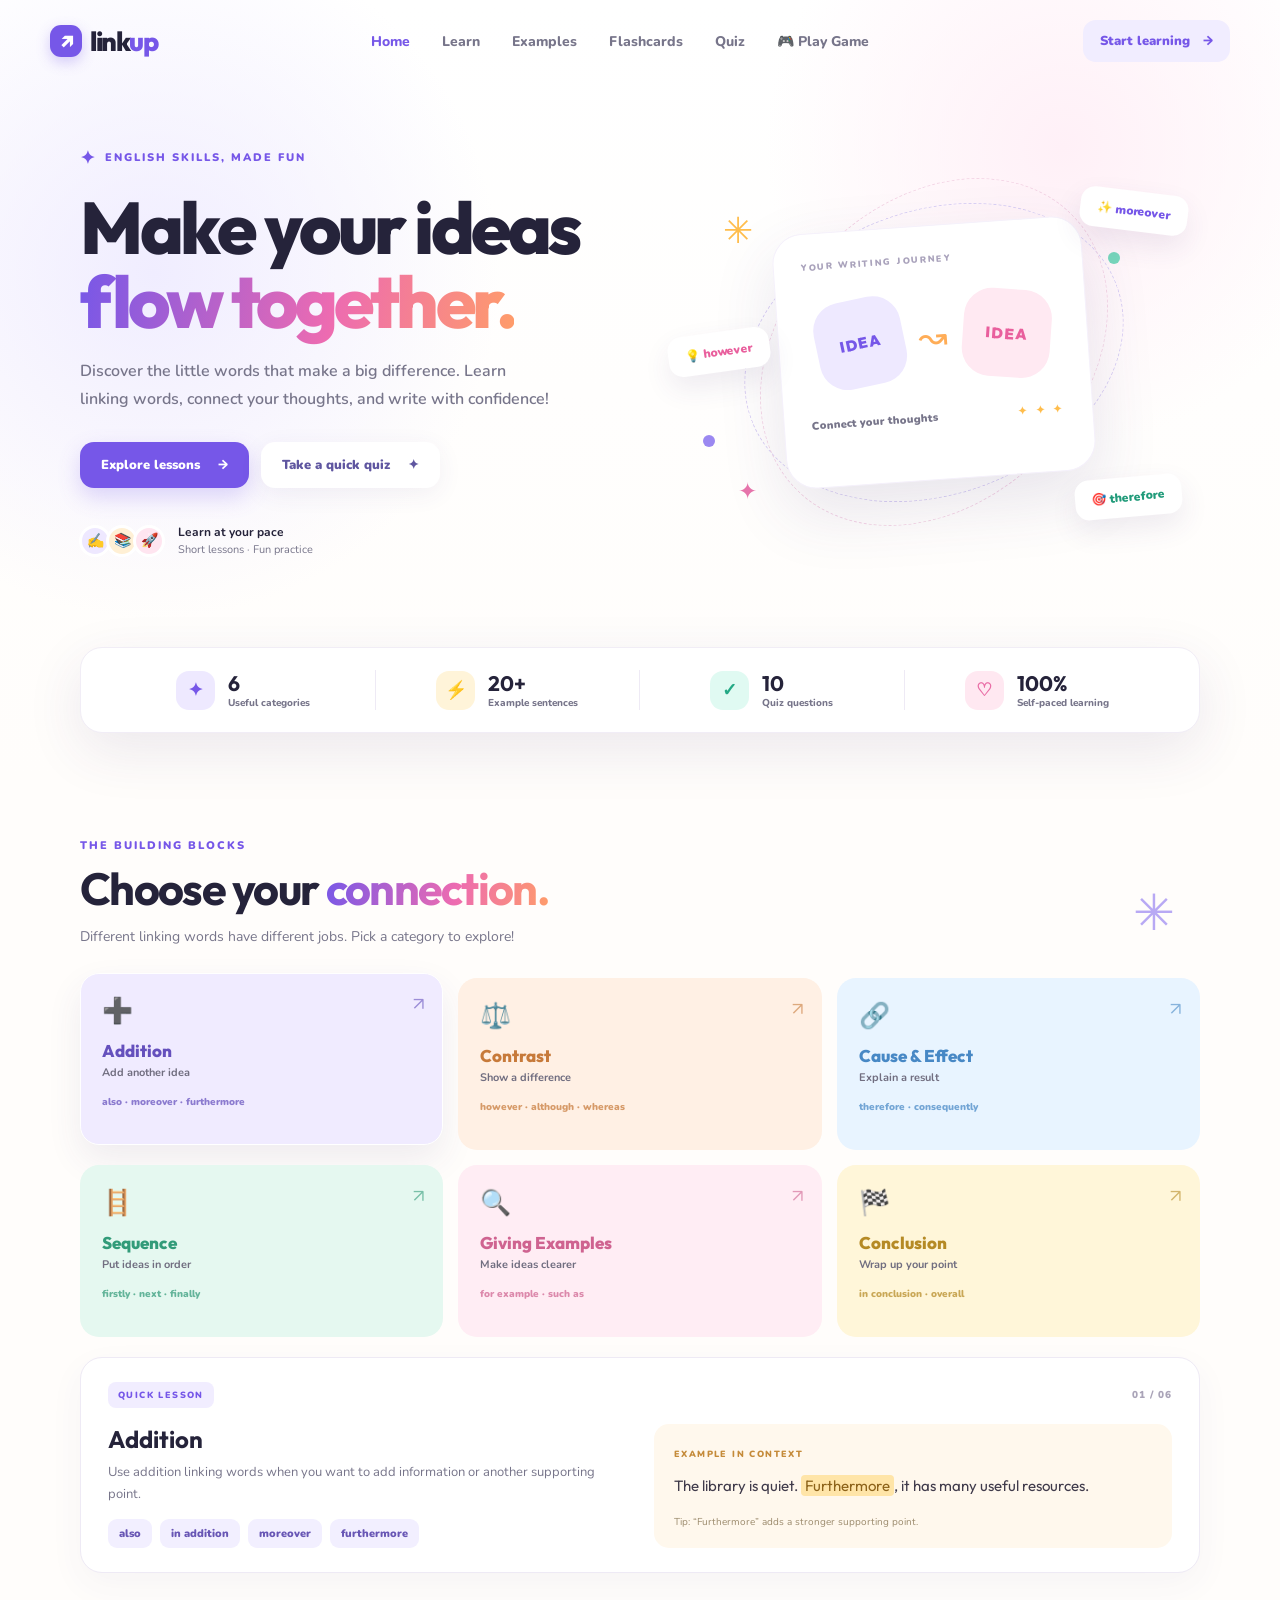
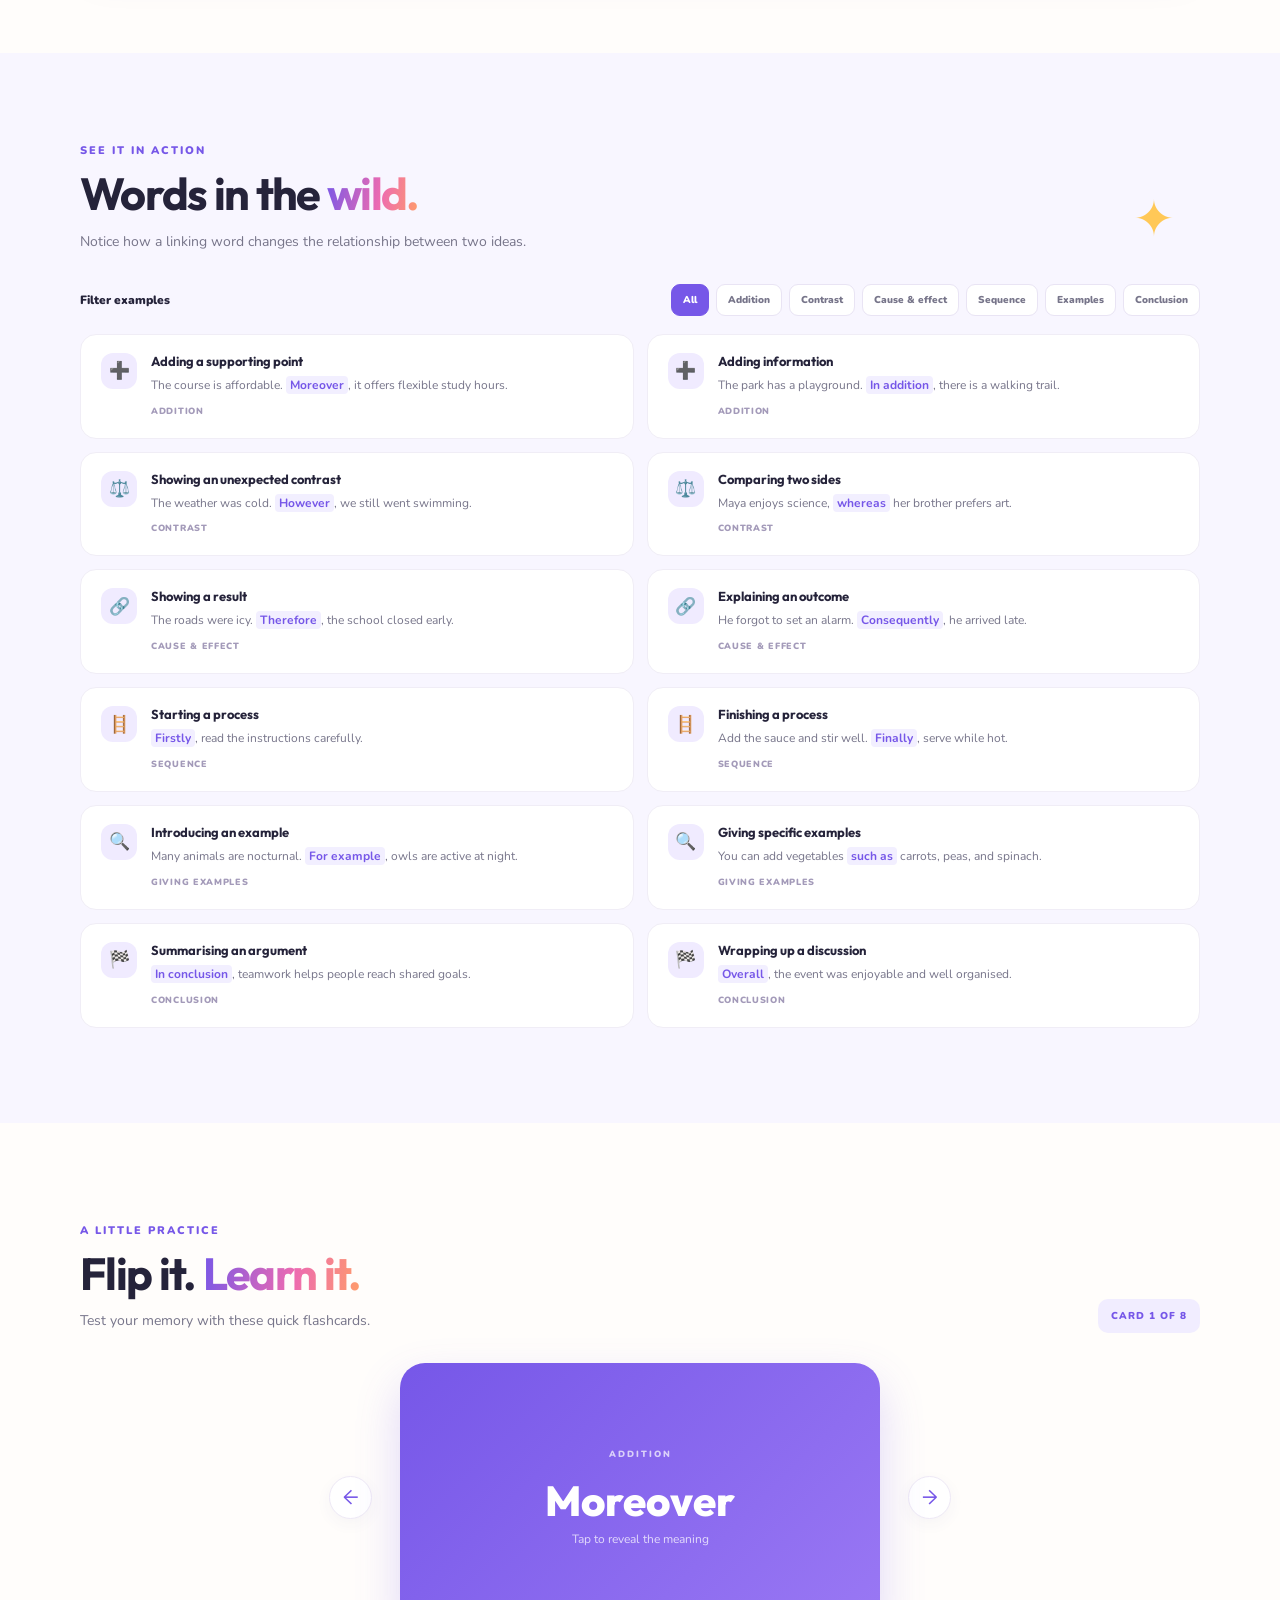
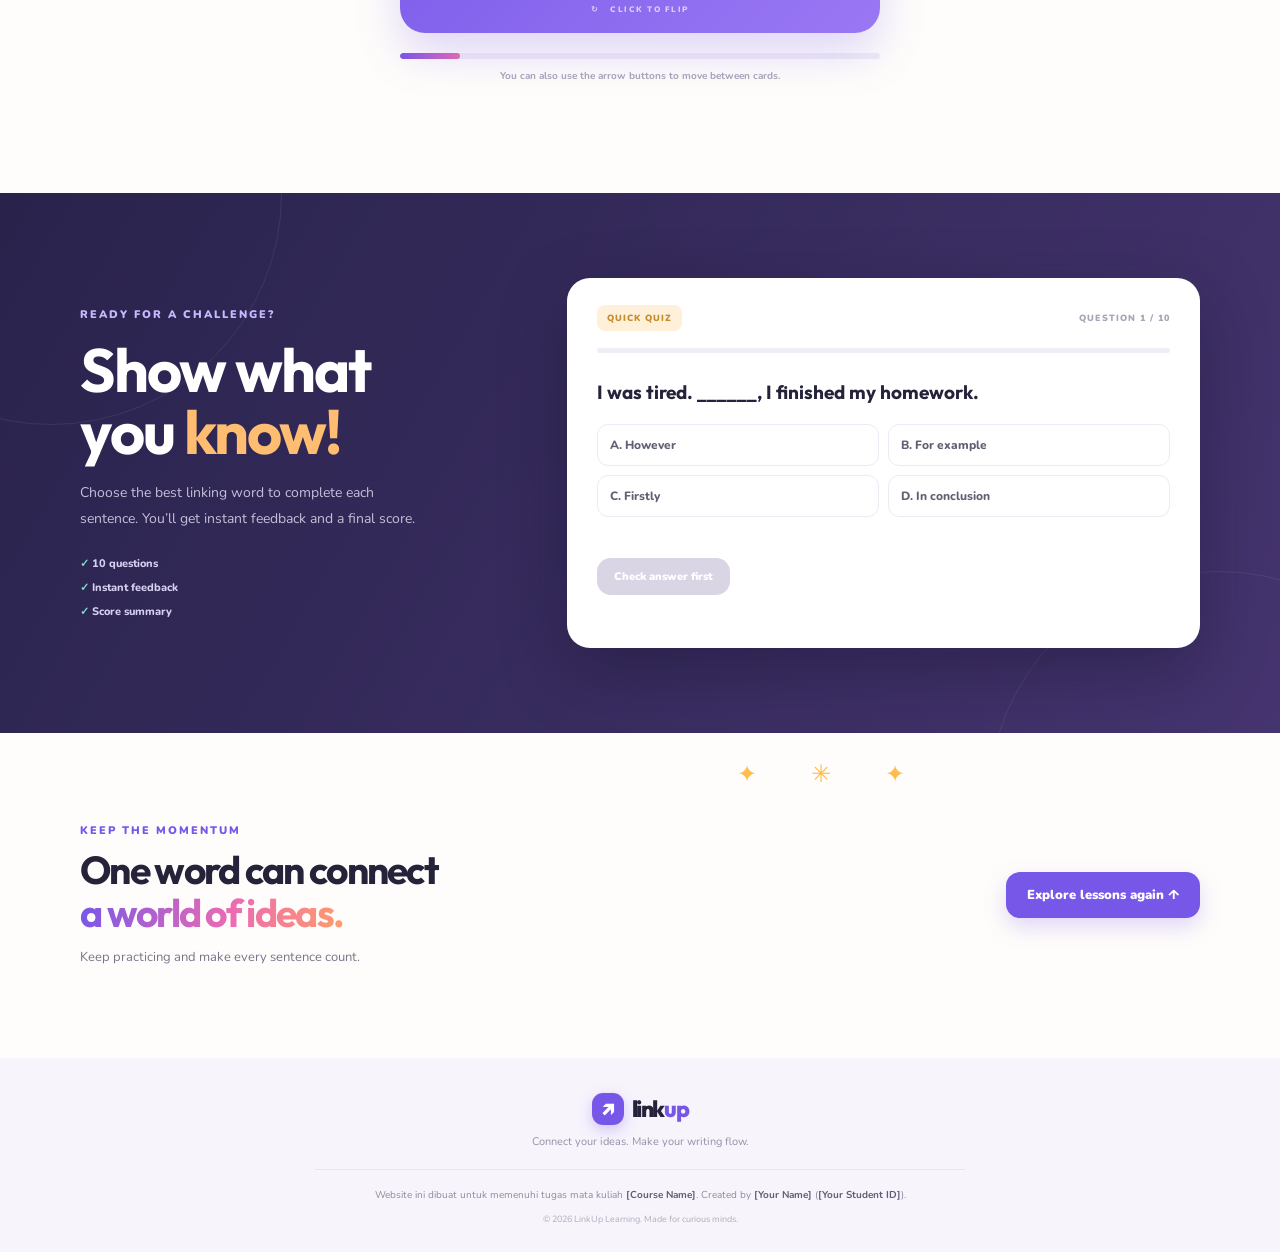
<file: LinkUp-Project/index.html>
<!DOCTYPE html>
<html lang="en">
<head>
  <meta charset="UTF-8">
  <meta name="viewport" content="width=device-width, initial-scale=1.0">
  <meta name="description" content="Learn linking and transition words with colorful lessons, flashcards, examples, and quizzes.">
  <title>LinkUp — Connect Your Ideas</title>
  <link rel="preconnect" href="https://fonts.googleapis.com">
  <link rel="preconnect" href="https://fonts.gstatic.com" crossorigin>
  <link href="https://fonts.googleapis.com/css2?family=Nunito:wght@400;600;700;800;900&family=Outfit:wght@400;500;600;700;800&display=swap" rel="stylesheet">
  <link rel="stylesheet" href="css/style.css">
  
</head>
<body>
  <div class="page-bg"></div>
  <header class="site-header">
    <a class="brand" href="#home" aria-label="LinkUp home">
      <span class="brand-mark">↗</span><span>link<span class="brand-accent">up</span></span>
    </a>
    <button class="menu-toggle" id="menuToggle" aria-label="Toggle navigation" aria-expanded="false">☰</button>
    <nav class="main-nav" id="mainNav">
      <a href="#home" class="nav-link active">Home</a>
      <a href="#learn" class="nav-link">Learn</a>
      <a href="#examples" class="nav-link">Examples</a>
      <a href="#cards" class="nav-link">Flashcards</a>
      <a href="#quiz" class="nav-link">Quiz</a>
      <a href="game.html" class="nav-link">🎮 Play Game</a>
    </nav>
    <a class="header-cta" href="#quiz">Start learning <span>→</span></a>
  </header>

  <main>
    <section class="hero section-wrap" id="home">
      <div class="hero-copy">
        <div class="eyebrow"><span class="sparkle">✦</span> ENGLISH SKILLS, MADE FUN</div>
        <h1>Make your ideas<br> <span class="gradient-text">flow together.</span></h1>
        <p class="hero-lead">Discover the little words that make a big difference. Learn linking words, connect your thoughts, and write with confidence!</p>
        <div class="hero-actions">
          <a class="btn btn-primary" href="#learn">Explore lessons <span>→</span></a>
          <a class="btn btn-soft" href="#quiz">Take a quick quiz <span>✦</span></a>
        </div>
        <div class="hero-proof"><div class="avatar-stack"><i>✍️</i><i>📚</i><i>🚀</i></div><span><strong>Learn at your pace</strong><br>Short lessons · Fun practice</span></div>
      </div>
      <div class="hero-art" aria-label="Decorative illustration about connecting ideas">
        <div class="orbit orbit-one"></div><div class="orbit orbit-two"></div>
        <div class="floating-note note-one">✨ moreover</div>
        <div class="floating-note note-two">💡 however</div>
        <div class="floating-note note-three">🎯 therefore</div>
        <div class="hero-card">
          <div class="mini-label">YOUR WRITING JOURNEY</div>
          <div class="connect-graphic"><span class="bubble bubble-a">IDEA</span><span class="connector">↝</span><span class="bubble bubble-b">IDEA</span></div>
          <div class="hero-card-bottom"><span>Connect your thoughts</span><span class="tiny-stars">✦ ✦ ✦</span></div>
        </div>
        <span class="art-star star-a">✳</span><span class="art-star star-b">✦</span><span class="art-dot dot-a"></span><span class="art-dot dot-b"></span>
      </div>
    </section>

    <section class="stats section-wrap" aria-label="What you can learn">
      <div class="stat-item"><span class="stat-icon purple">✦</span><div><strong>6</strong><small>Useful categories</small></div></div>
      <div class="stat-item"><span class="stat-icon yellow">⚡</span><div><strong>20+</strong><small>Example sentences</small></div></div>
      <div class="stat-item"><span class="stat-icon mint">✓</span><div><strong>10</strong><small>Quiz questions</small></div></div>
      <div class="stat-item"><span class="stat-icon pink">♡</span><div><strong>100%</strong><small>Self-paced learning</small></div></div>
    </section>

    <section class="section-wrap section-block" id="learn">
      <div class="section-heading">
        <div><div class="eyebrow">THE BUILDING BLOCKS</div><h2>Choose your <span class="gradient-text">connection.</span></h2><p>Different linking words have different jobs. Pick a category to explore!</p></div>
        <span class="heading-doodle">✳</span>
      </div>
      <div class="category-grid" id="categoryGrid">
        <button class="category-card cat-purple" data-category="addition"><span class="category-emoji">➕</span><span class="category-title">Addition</span><span class="category-desc">Add another idea</span><span class="category-words">also · moreover · furthermore</span><span class="card-arrow">↗</span></button>
        <button class="category-card cat-orange" data-category="contrast"><span class="category-emoji">⚖️</span><span class="category-title">Contrast</span><span class="category-desc">Show a difference</span><span class="category-words">however · although · whereas</span><span class="card-arrow">↗</span></button>
        <button class="category-card cat-blue" data-category="cause"><span class="category-emoji">🔗</span><span class="category-title">Cause & Effect</span><span class="category-desc">Explain a result</span><span class="category-words">therefore · consequently</span><span class="card-arrow">↗</span></button>
        <button class="category-card cat-green" data-category="sequence"><span class="category-emoji">🪜</span><span class="category-title">Sequence</span><span class="category-desc">Put ideas in order</span><span class="category-words">firstly · next · finally</span><span class="card-arrow">↗</span></button>
        <button class="category-card cat-pink" data-category="example"><span class="category-emoji">🔍</span><span class="category-title">Giving Examples</span><span class="category-desc">Make ideas clearer</span><span class="category-words">for example · such as</span><span class="card-arrow">↗</span></button>
        <button class="category-card cat-yellow" data-category="conclusion"><span class="category-emoji">🏁</span><span class="category-title">Conclusion</span><span class="category-desc">Wrap up your point</span><span class="category-words">in conclusion · overall</span><span class="card-arrow">↗</span></button>
      </div>
      <div class="lesson-panel" id="lessonPanel" aria-live="polite">
        <div class="lesson-panel-top"><span class="lesson-chip">QUICK LESSON</span><span class="lesson-number" id="lessonNumber">01 / 06</span></div>
        <div class="lesson-content"><div><h3 id="lessonTitle">Addition</h3><p id="lessonDescription">Use addition linking words when you want to add information or another supporting point.</p><div class="word-pills" id="lessonWords"></div></div><div class="lesson-example"><span class="example-label">EXAMPLE IN CONTEXT</span><p id="lessonExample">The library is quiet. <mark>Furthermore</mark>, it has many useful resources.</p><small id="lessonTip">Tip: “Furthermore” adds a stronger supporting point.</small></div></div>
      </div>
    </section>

    <section class="examples-section" id="examples">
      <div class="section-wrap section-block">
        <div class="section-heading">
          <div><div class="eyebrow">SEE IT IN ACTION</div><h2>Words in the <span class="gradient-text">wild.</span></h2><p>Notice how a linking word changes the relationship between two ideas.</p></div>
          <span class="heading-doodle yellow-doodle">✦</span>
        </div>
        <div class="example-toolbar"><div class="filter-label">Filter examples</div><div class="filter-buttons" id="exampleFilters"><button class="filter-btn selected" data-filter="all">All</button><button class="filter-btn" data-filter="addition">Addition</button><button class="filter-btn" data-filter="contrast">Contrast</button><button class="filter-btn" data-filter="cause">Cause & effect</button><button class="filter-btn" data-filter="sequence">Sequence</button><button class="filter-btn" data-filter="example">Examples</button><button class="filter-btn" data-filter="conclusion">Conclusion</button></div></div>
        <div class="example-list" id="exampleList"></div>
      </div>
    </section>

    <section class="section-wrap section-block flash-section" id="cards">
      <div class="section-heading">
        <div><div class="eyebrow">A LITTLE PRACTICE</div><h2>Flip it. <span class="gradient-text">Learn it.</span></h2><p>Test your memory with these quick flashcards.</p></div>
        <div class="flash-counter" id="flashCounter">CARD 1 OF 8</div>
      </div>
      <div class="flashcard-area">
        <button class="round-arrow" id="prevCard" aria-label="Previous flashcard">←</button>
        <button class="flashcard" id="flashcard" aria-label="Flip flashcard">
          <span class="flash-topline" id="flashCategory">ADDITION</span>
          <span class="flash-word" id="flashWord">Moreover</span>
          <span class="flash-hint" id="flashHint">Tap to reveal the meaning</span>
          <span class="flash-meaning" id="flashMeaning">In addition; used to add information.</span>
          <span class="flip-indicator">↻ &nbsp; CLICK TO FLIP</span>
        </button>
        <button class="round-arrow" id="nextCard" aria-label="Next flashcard">→</button>
      </div>
      <div class="flash-progress"><span id="flashProgress"></span></div>
      <p class="flash-instruction">You can also use the arrow buttons to move between cards.</p>
    </section>

    <section class="quiz-section" id="quiz">
      <div class="section-wrap quiz-layout">
        <div class="quiz-copy"><div class="eyebrow light-eyebrow">READY FOR A CHALLENGE?</div><h2>Show what<br>you <span>know!</span></h2><p>Choose the best linking word to complete each sentence. You’ll get instant feedback and a final score.</p><div class="quiz-perks"><span>✓ 10 questions</span><span>✓ Instant feedback</span><span>✓ Score summary</span></div></div>
        <div class="quiz-box" id="quizBox">
          <div class="quiz-top"><span class="quiz-tag">QUICK QUIZ</span><span id="quizProgressText">QUESTION 1 / 10</span></div>
          <div class="quiz-progress"><span id="quizProgressBar"></span></div>
          <div id="quizQuestionArea">
            <h3 id="questionText">I was tired. ______, I finished my homework.</h3>
            <div class="answer-options" id="answerOptions"></div>
            <div class="quiz-feedback" id="quizFeedback" aria-live="polite"></div>
            <button class="btn btn-primary quiz-next" id="nextQuestion" disabled>Check answer first</button>
          </div>
          <div class="quiz-result hidden" id="quizResult"><div class="result-emoji" id="resultEmoji">🎉</div><h3 id="resultTitle">Great work!</h3><p id="resultText">You completed the quiz.</p><div class="score-circle"><strong id="finalScore">0/10</strong><small>YOUR SCORE</small></div><button class="btn btn-primary" id="restartQuiz">Try again ↻</button></div>
        </div>
      </div>
    </section>

    <section class="section-wrap final-cta">
      <div class="cta-confetti">✦　✳　✦</div><div><div class="eyebrow">KEEP THE MOMENTUM</div><h2>One word can connect<br><span class="gradient-text">a world of ideas.</span></h2><p>Keep practicing and make every sentence count.</p></div><a class="btn btn-primary" href="#learn">Explore lessons again ↑</a>
    </section>
  </main>

  <footer class="site-footer">
    <a class="brand footer-brand" href="#home"><span class="brand-mark">↗</span><span>link<span class="brand-accent">up</span></span></a>
    <p>Connect your ideas. Make your writing flow.</p>
    <div class="footer-line"></div>
    <small>Website ini dibuat untuk memenuhi tugas mata kuliah <strong>[Course Name]</strong>. Created by <strong>[Your Name]</strong> (<strong>[Your Student ID]</strong>).</small>
    <small class="copyright">© 2026 LinkUp Learning. Made for curious minds.</small>
  </footer>
  <script src="js/app.js"></script>
</body>
</html>

<!-- buatkan dihalaman berbeda aja jangan disamakan didashboard jadi halaman khusus untuk game -->
</file>
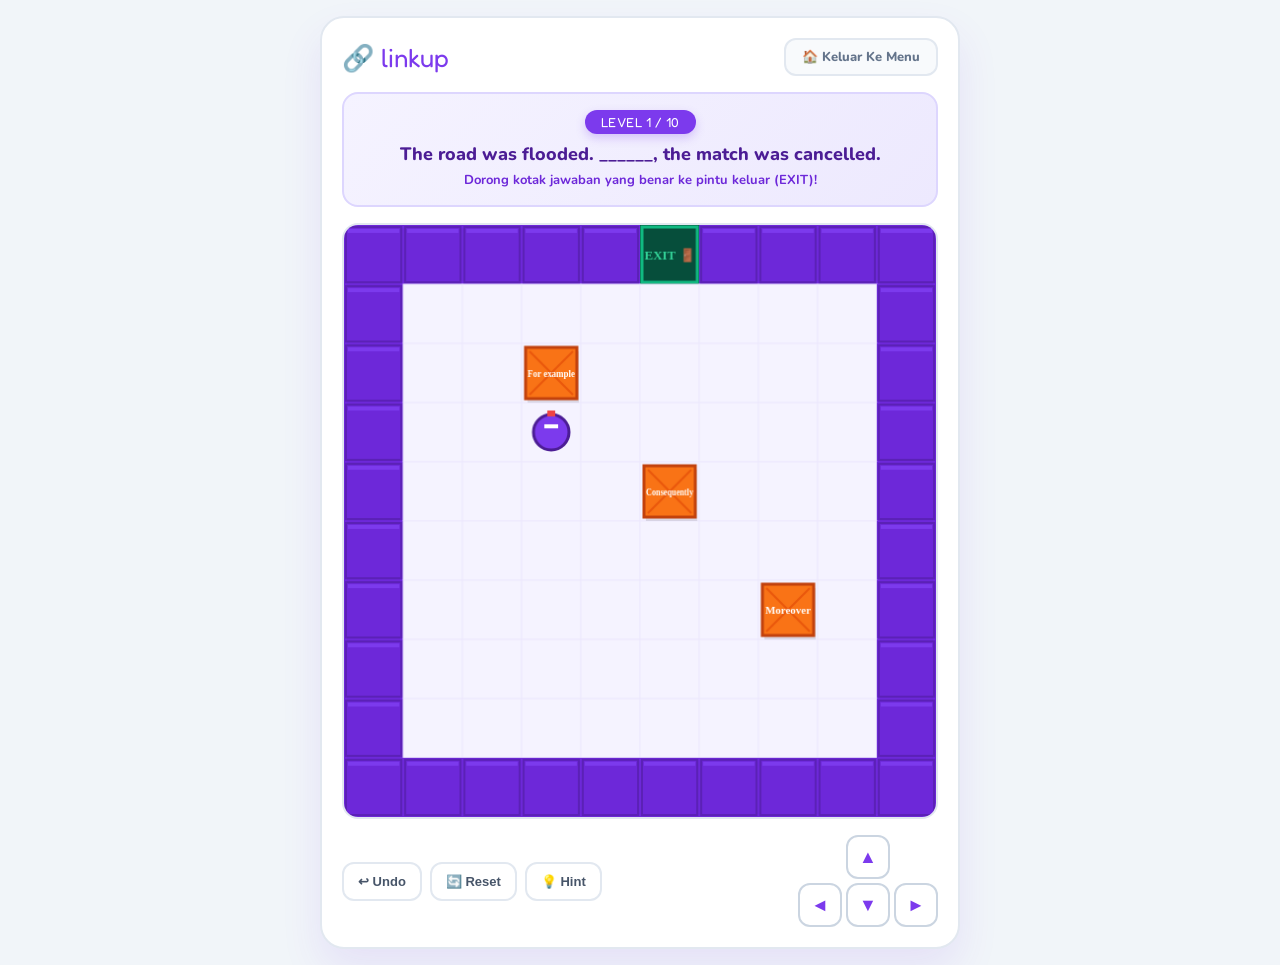
<file: LinkUp-Project/game.html>
<!DOCTYPE html>
<html lang="id">
<head>
  <meta charset="UTF-8">
  <meta name="viewport" content="width=device-width, initial-scale=1.0">
  <title>LinkUp - Sokoban Grammar Game</title>
  <link href="https://fonts.googleapis.com/css2?family=Fredoka+One&family=Nunito:wght@600;700;800;900&display=swap" rel="stylesheet">
  <style>
    * {
      box-sizing: border-box;
      margin: 0;
      padding: 0;
      user-select: none;
    }

    body {
      background: #f1f5f9;
      color: #1e293b;
      font-family: 'Nunito', sans-serif;
      display: flex;
      justify-content: center;
      align-items: center;
      min-height: 100vh;
      padding: 16px;
    }

    #game-container {
      width: 100%;
      max-width: 640px;
      background: #ffffff;
      border: 2px solid #e2e8f0;
      border-radius: 24px;
      padding: 20px;
      box-shadow: 0 20px 40px rgba(124, 58, 237, 0.1);
      display: flex;
      flex-direction: column;
      gap: 16px;
      position: relative;
    }

    /* Top Navigasi LinkUp */
    #top-nav {
      display: flex;
      justify-content: space-between;
      align-items: center;
    }

    .brand-title {
      font-family: 'Fredoka One', cursive;
      font-size: 26px;
      color: #7c3aed;
      display: flex;
      align-items: center;
      gap: 6px;
    }

    .btn-nav-exit {
      background: #f8fafc;
      color: #64748b;
      border: 2px solid #e2e8f0;
      padding: 8px 16px;
      border-radius: 12px;
      font-weight: 800;
      font-size: 13px;
      cursor: pointer;
      text-decoration: none;
      transition: all 0.2s ease;
    }

    .btn-nav-exit:hover {
      background: #ef4444;
      color: #ffffff;
      border-color: #ef4444;
    }

    /* Header Soal */
    #question-card {
      background: linear-gradient(135deg, #f5f3ff 0%, #ede9fe 100%);
      border: 2px solid #ddd6fe;
      border-radius: 16px;
      padding: 16px;
      text-align: center;
    }

    #level-badge {
      display: inline-block;
      background: #7c3aed;
      color: #ffffff;
      font-family: 'Fredoka One', cursive;
      font-size: 13px;
      padding: 4px 16px;
      border-radius: 20px;
      margin-bottom: 8px;
      letter-spacing: 0.5px;
      box-shadow: 0 4px 10px rgba(124, 58, 237, 0.25);
    }

    #question-text {
      font-size: 18px;
      font-weight: 800;
      color: #4c1d95;
      margin-bottom: 4px;
      line-height: 1.4;
    }

    #instruction-sub {
      font-size: 13px;
      color: #6d28d9;
      font-weight: 700;
    }

    /* Arena Canvas */
    #canvas-wrapper {
      width: 100%;
      display: flex;
      justify-content: center;
      align-items: center;
      background: #f8fafc;
      border-radius: 16px;
      border: 2px solid #e2e8f0;
      overflow: hidden;
      box-shadow: inset 0 2px 8px rgba(0,0,0,0.04);
    }

    canvas {
      max-width: 100%;
      height: auto;
      display: block;
    }

    /* Panel Kontrol */
    #controls-panel {
      display: flex;
      justify-content: space-between;
      align-items: center;
      gap: 12px;
    }

    #hud-buttons {
      display: flex;
      gap: 8px;
    }

    .btn-action {
      background: #ffffff;
      color: #475569;
      border: 2px solid #e2e8f0;
      padding: 10px 14px;
      border-radius: 12px;
      font-weight: 800;
      font-size: 13px;
      cursor: pointer;
      transition: all 0.2s ease;
    }

    .btn-action:hover {
      background: #7c3aed;
      color: #ffffff;
      border-color: #7c3aed;
    }

    .btn-action:active {
      transform: scale(0.95);
    }

    /* Mobile D-Pad */
    #dpad {
      display: flex;
      flex-direction: column;
      align-items: center;
      gap: 4px;
    }

    .dpad-row {
      display: flex;
      gap: 4px;
    }

    .dbtn {
      width: 44px;
      height: 44px;
      background: #ffffff;
      border: 2px solid #cbd5e1;
      border-radius: 12px;
      color: #7c3aed;
      font-size: 18px;
      font-weight: 900;
      cursor: pointer;
      display: flex;
      justify-content: center;
      align-items: center;
      transition: all 0.1s ease;
    }

    .dbtn:active {
      background: #7c3aed;
      color: #ffffff;
      border-color: #7c3aed;
    }

    /* === CUSTOM MODAL POPUP (Keren & Interaktif) === */
    .modal-overlay {
      position: fixed;
      top: 0;
      left: 0;
      width: 100vw;
      height: 100vh;
      background: rgba(15, 23, 42, 0.6);
      backdrop-filter: blur(4px);
      display: flex;
      justify-content: center;
      align-items: center;
      z-index: 999;
      opacity: 0;
      pointer-events: none;
      transition: opacity 0.25s ease;
    }

    .modal-overlay.active {
      opacity: 1;
      pointer-events: auto;
    }

    .modal-card {
      background: #ffffff;
      width: 90%;
      max-width: 400px;
      border-radius: 24px;
      padding: 28px 24px;
      text-align: center;
      box-shadow: 0 25px 50px -12px rgba(124, 58, 237, 0.25);
      border: 2px solid #ddd6fe;
      transform: scale(0.85);
      transition: transform 0.25s cubic-bezier(0.34, 1.56, 0.64, 1);
    }

    .modal-overlay.active .modal-card {
      transform: scale(1);
    }

    .modal-icon {
      font-size: 52px;
      margin-bottom: 12px;
      display: inline-block;
      animation: bounceIcon 1s infinite alternate ease-in-out;
    }

    @keyframes bounceIcon {
      from { transform: translateY(0); }
      to { transform: translateY(-8px); }
    }

    .modal-title {
      font-family: 'Fredoka One', cursive;
      font-size: 22px;
      color: #4c1d95;
      margin-bottom: 8px;
    }

    .modal-desc {
      font-size: 15px;
      color: #64748b;
      font-weight: 700;
      margin-bottom: 20px;
      line-height: 1.5;
    }

    .btn-modal-primary {
      width: 100%;
      background: #7c3aed;
      color: #ffffff;
      border: none;
      padding: 14px;
      border-radius: 14px;
      font-family: 'Fredoka One', cursive;
      font-size: 16px;
      cursor: pointer;
      box-shadow: 0 8px 16px rgba(124, 58, 237, 0.3);
      transition: all 0.2s ease;
    }

    .btn-modal-primary:hover {
      background: #6d28d9;
      transform: translateY(-2px);
    }

    .btn-modal-primary:active {
      transform: translateY(0);
    }
  </style>
</head>
<body>

  <div id="game-container">
    <!-- Top Nav bar -->
    <div id="top-nav">
      <div class="brand-title">🔗 linkup</div>
      <a href="index.html" class="btn-nav-exit">🏠 Keluar Ke Menu</a>
    </div>

    <!-- Question Card -->
    <div id="question-card">
      <div id="level-badge">LEVEL 1 / 10</div>
      <div id="question-text">Loading question...</div>
      <div id="instruction-sub">Dorong kotak jawaban yang benar ke pintu keluar (EXIT)!</div>
    </div>

    <!-- Game Canvas -->
    <div id="canvas-wrapper">
      <canvas id="gameCanvas" width="600" height="600"></canvas>
    </div>

    <!-- Controls Bottom -->
    <div id="controls-panel">
      <div id="hud-buttons">
        <button class="btn-action" id="btn-undo">↩ Undo</button>
        <button class="btn-action" id="btn-reset">🔄 Reset</button>
        <button class="btn-action" id="btn-hint">💡 Hint</button>
      </div>

      <div id="dpad">
        <div class="dpad-row">
          <button class="dbtn" id="btn-up">▲</button>
        </div>
        <div class="dpad-row">
          <button class="dbtn" id="btn-left">◄</button>
          <button class="dbtn" id="btn-down">▼</button>
          <button class="dbtn" id="btn-right">►</button>
        </div>
      </div>
    </div>
  </div>

  <!-- Custom Popup Modal -->
  <div id="modal-overlay" class="modal-overlay">
    <div class="modal-card">
      <div id="modal-icon" class="modal-icon">🎉</div>
      <div id="modal-title" class="modal-title">Jawaban Benar!</div>
      <div id="modal-desc" class="modal-desc">Hebat sekali, kamu berhasil menyelesaikan level ini!</div>
      <button id="modal-btn-primary" class="btn-modal-primary">Lanjut Level ➔</button>
    </div>
  </div>

  <script>
    document.addEventListener('DOMContentLoaded', () => {
      const canvas = document.getElementById('gameCanvas');
      const ctx = canvas.getContext('2d');

      const TILE_SIZE = 60;
      const GRID_SIZE = 10;

      // 10 Level Kenaikan Bertahap
      const levels = [
        {
          level: 1,
          question: "The road was flooded. ______, the match was cancelled.",
          correct: "Consequently",
          hint: "Sebab-Akibat: Konsekuensi langsung dari banjir.",
          map: [
            [1, 1, 1, 1, 1, 2, 1, 1, 1, 1],
            [1, 0, 0, 0, 0, 0, 0, 0, 0, 1],
            [1, 0, 0, 0, 0, 0, 0, 0, 0, 1],
            [1, 0, 0, 3, 0, 0, 0, 0, 0, 1],
            [1, 0, 0, 0, 0, 0, 0, 0, 0, 1],
            [1, 0, 0, 0, 0, 0, 0, 0, 0, 1],
            [1, 0, 0, 0, 0, 0, 0, 0, 0, 1],
            [1, 0, 0, 0, 0, 0, 0, 0, 0, 1],
            [1, 0, 0, 0, 0, 0, 0, 0, 0, 1],
            [1, 1, 1, 1, 1, 1, 1, 1, 1, 1]
          ],
          crates: [
            { x: 3, y: 2, text: "For example" },
            { x: 5, y: 4, text: "Consequently" },
            { x: 7, y: 6, text: "Moreover" }
          ]
        },
        {
          level: 2,
          question: "She studied hard for the test; ______, she got an A.",
          correct: "Therefore",
          hint: "Hasil: Oleh karena itu dia mendapat nilai A.",
          map: [
            [1, 1, 1, 1, 1, 1, 1, 1, 1, 1],
            [1, 0, 0, 0, 0, 0, 0, 0, 0, 1],
            [1, 0, 0, 0, 0, 0, 0, 0, 0, 1],
            [1, 0, 0, 3, 0, 0, 0, 0, 0, 1],
            [1, 0, 0, 0, 0, 0, 0, 0, 0, 1],
            [1, 0, 0, 0, 0, 0, 0, 0, 0, 1],
            [1, 0, 0, 0, 0, 0, 0, 0, 0, 1],
            [1, 0, 0, 0, 0, 0, 0, 0, 0, 1],
            [1, 0, 0, 0, 0, 0, 0, 0, 0, 1],
            [1, 1, 1, 1, 2, 1, 1, 1, 1, 1]
          ],
          crates: [
            { x: 2, y: 3, text: "However" },
            { x: 4, y: 4, text: "Therefore" },
            { x: 6, y: 5, text: "In contrast" }
          ]
        },
        {
          level: 3,
          question: "He loves playing football. ______, his brother prefers basketball.",
          correct: "However",
          hint: "Kontras: Menunjukkan perbedaan pilihan.",
          map: [
            [1, 1, 1, 1, 1, 1, 1, 1, 1, 1],
            [1, 0, 0, 0, 0, 0, 0, 0, 0, 1],
            [1, 0, 0, 0, 0, 0, 0, 0, 0, 1],
            [1, 0, 0, 3, 0, 0, 0, 0, 0, 1],
            [1, 0, 0, 0, 0, 0, 0, 0, 0, 1],
            [1, 0, 0, 0, 0, 0, 0, 0, 0, 1],
            [1, 0, 0, 0, 0, 0, 0, 0, 0, 1],
            [1, 0, 0, 0, 0, 0, 0, 0, 0, 1],
            [1, 0, 0, 0, 0, 0, 0, 0, 0, 1],
            [1, 1, 1, 1, 1, 1, 2, 1, 1, 1]
          ],
          crates: [
            { x: 2, y: 4, text: "In addition" },
            { x: 6, y: 4, text: "However" },
            { x: 4, y: 6, text: "Thus" }
          ]
        },
        {
          level: 4,
          question: "It started raining heavily. ______, we went out for a walk.",
          correct: "Nevertheless",
          hint: "Pertentangan: Meskipun hujan, tetap jalan-jalan.",
          map: [
            [1, 1, 1, 2, 1, 1, 1, 1, 1, 1],
            [1, 0, 0, 0, 0, 0, 0, 0, 0, 1],
            [1, 0, 0, 0, 0, 0, 0, 0, 0, 1],
            [1, 0, 0, 3, 0, 0, 0, 0, 0, 1],
            [1, 0, 0, 0, 0, 0, 0, 0, 0, 1],
            [1, 0, 0, 0, 0, 0, 0, 0, 0, 1],
            [1, 0, 0, 0, 0, 0, 0, 0, 0, 1],
            [1, 0, 0, 0, 0, 0, 0, 0, 0, 1],
            [1, 0, 0, 0, 0, 0, 0, 0, 0, 1],
            [1, 1, 1, 1, 1, 1, 1, 1, 1, 1]
          ],
          crates: [
            { x: 3, y: 3, text: "Nevertheless" },
            { x: 5, y: 4, text: "Because" },
            { x: 7, y: 5, text: "Besides" }
          ]
        },
        {
          level: 5,
          question: "She speaks English fluently; ______, she is learning French.",
          correct: "Furthermore",
          hint: "Penambahan: Menambahkan fakta kemampuan bahasa.",
          map: [
            [1, 1, 1, 1, 1, 1, 1, 1, 1, 1],
            [1, 0, 0, 0, 0, 0, 0, 0, 0, 1],
            [1, 0, 0, 0, 0, 0, 0, 0, 0, 1],
            [1, 0, 0, 3, 0, 0, 0, 0, 0, 1],
            [1, 0, 0, 0, 0, 0, 0, 0, 0, 1],
            [1, 0, 0, 0, 0, 0, 0, 0, 0, 1],
            [1, 0, 0, 0, 0, 0, 0, 0, 0, 1],
            [1, 0, 0, 0, 0, 0, 0, 0, 0, 1],
            [1, 0, 0, 0, 0, 0, 0, 0, 0, 1],
            [1, 1, 1, 1, 1, 2, 1, 1, 1, 1]
          ],
          crates: [
            { x: 2, y: 3, text: "Otherwise" },
            { x: 5, y: 4, text: "Furthermore" },
            { x: 6, y: 6, text: "Yet" }
          ]
        },
        {
          level: 6,
          question: "The test was very simple. ______, everyone passed easily.",
          correct: "As a result",
          hint: "Hasil: Semua lulus karena ujiannya mudah.",
          map: [
            [1, 1, 1, 1, 1, 1, 1, 1, 1, 1],
            [1, 0, 0, 0, 0, 0, 0, 0, 0, 1],
            [1, 0, 0, 0, 0, 0, 0, 0, 0, 1],
            [1, 0, 0, 3, 0, 0, 0, 0, 0, 1],
            [1, 0, 0, 0, 0, 0, 0, 0, 0, 1],
            [1, 0, 0, 0, 0, 0, 0, 0, 0, 1],
            [1, 0, 0, 0, 0, 0, 0, 0, 0, 1],
            [1, 0, 0, 0, 0, 0, 0, 0, 0, 1],
            [1, 0, 0, 0, 0, 0, 0, 0, 0, 1],
            [1, 1, 1, 2, 1, 1, 1, 1, 1, 1]
          ],
          crates: [
            { x: 3, y: 5, text: "As a result" },
            { x: 5, y: 3, text: "Whereas" },
            { x: 7, y: 5, text: "Instead" }
          ]
        },
        {
          level: 7,
          question: "You need to study hard; ______, you will fail the test.",
          correct: "Otherwise",
          hint: "Kondisi alternatif: Jika tidak, kamu akan gagal.",
          map: [
            [1, 1, 1, 1, 2, 1, 1, 1, 1, 1],
            [1, 0, 0, 0, 0, 0, 0, 0, 0, 1],
            [1, 0, 0, 0, 0, 0, 0, 0, 0, 1],
            [1, 0, 0, 3, 0, 0, 0, 0, 0, 1],
            [1, 0, 0, 0, 0, 0, 0, 0, 0, 1],
            [1, 0, 0, 0, 0, 0, 0, 0, 0, 1],
            [1, 0, 0, 0, 0, 0, 0, 0, 0, 1],
            [1, 0, 0, 0, 0, 0, 0, 0, 0, 1],
            [1, 0, 0, 0, 0, 0, 0, 0, 0, 1],
            [1, 1, 1, 1, 1, 1, 1, 1, 1, 1]
          ],
          crates: [
            { x: 2, y: 4, text: "Moreover" },
            { x: 4, y: 3, text: "Otherwise" },
            { x: 6, y: 6, text: "Hence" }
          ]
        },
        {
          level: 8,
          question: "We missed our morning bus; ______, we arrived late.",
          correct: "Hence",
          hint: "Sebab formal: Oleh sebab itu kita terlambat.",
          map: [
            [1, 1, 1, 1, 1, 1, 1, 1, 1, 1],
            [1, 0, 0, 0, 0, 0, 0, 0, 0, 1],
            [1, 0, 0, 0, 0, 0, 0, 0, 0, 1],
            [1, 0, 0, 3, 0, 0, 0, 0, 0, 1],
            [1, 0, 0, 0, 0, 0, 0, 0, 0, 1],
            [1, 0, 0, 0, 0, 0, 0, 0, 0, 1],
            [1, 0, 0, 0, 0, 0, 0, 0, 0, 1],
            [1, 0, 0, 0, 0, 0, 0, 0, 0, 1],
            [1, 0, 0, 0, 0, 0, 0, 0, 0, 1],
            [1, 1, 1, 1, 1, 1, 2, 1, 1, 1]
          ],
          crates: [
            { x: 3, y: 3, text: "Although" },
            { x: 6, y: 5, text: "Hence" },
            { x: 4, y: 6, text: "Unlike" }
          ]
        },
        {
          level: 9,
          question: "The weather was cold; ______, they went swimming.",
          correct: "Even so",
          hint: "Meskipun demikian: Walau dingin tetap berenang.",
          map: [
            [1, 1, 1, 1, 1, 2, 1, 1, 1, 1],
            [1, 0, 0, 0, 0, 0, 0, 0, 0, 1],
            [1, 0, 0, 0, 0, 0, 0, 0, 0, 1],
            [1, 0, 0, 3, 0, 0, 0, 0, 0, 1],
            [1, 0, 0, 0, 0, 0, 0, 0, 0, 1],
            [1, 0, 0, 0, 0, 0, 0, 0, 0, 1],
            [1, 0, 0, 0, 0, 0, 0, 0, 0, 1],
            [1, 0, 0, 0, 0, 0, 0, 0, 0, 1],
            [1, 0, 0, 0, 0, 0, 0, 0, 0, 1],
            [1, 1, 1, 1, 1, 1, 1, 1, 1, 1]
          ],
          crates: [
            { x: 2, y: 5, text: "In fact" },
            { x: 5, y: 3, text: "Even so" },
            { x: 7, y: 4, text: "Since" }
          ]
        },
        {
          level: 10,
          question: "The project was a huge success. ______, we met all goals.",
          correct: "Overall",
          hint: "Kesimpulan umum: Secara keseluruhan.",
          map: [
            [1, 1, 1, 1, 1, 1, 1, 1, 1, 1],
            [1, 0, 0, 0, 0, 0, 0, 0, 0, 1],
            [1, 0, 0, 0, 0, 0, 0, 0, 0, 1],
            [1, 0, 0, 3, 0, 0, 0, 0, 0, 1],
            [1, 0, 0, 0, 0, 0, 0, 0, 0, 1],
            [1, 0, 0, 0, 0, 0, 0, 0, 0, 1],
            [1, 0, 0, 0, 0, 0, 0, 0, 0, 1],
            [1, 0, 0, 0, 0, 0, 0, 0, 0, 1],
            [1, 0, 0, 0, 0, 0, 0, 0, 0, 1],
            [1, 1, 1, 1, 2, 1, 1, 1, 1, 1]
          ],
          crates: [
            { x: 3, y: 3, text: "Namely" },
            { x: 4, y: 5, text: "Overall" },
            { x: 6, y: 4, text: "Despite" }
          ]
        }
      ];

      let currentLevelIdx = 0;
      let map = [];
      let player = { x: 0, y: 0 };
      let crates = [];
      let history = [];

      // Control Popup Modal System
      const modalOverlay = document.getElementById('modal-overlay');
      const modalIcon = document.getElementById('modal-icon');
      const modalTitle = document.getElementById('modal-title');
      const modalDesc = document.getElementById('modal-desc');
      const modalBtn = document.getElementById('modal-btn-primary');
      let onModalConfirm = null;

      function openModal({ icon, title, desc, btnText, onConfirm }) {
        modalIcon.innerText = icon || '🎉';
        modalTitle.innerText = title || 'Pemberitahuan';
        modalDesc.innerText = desc || '';
        modalBtn.innerText = btnText || 'Mengerti';
        onModalConfirm = onConfirm || null;
        modalOverlay.classList.add('active');
      }

      modalBtn.onclick = () => {
        modalOverlay.classList.remove('active');
        if (onModalConfirm) onModalConfirm();
      };

      // Sound Engine (Web Audio API)
      const audioCtx = new (window.AudioContext || window.webkitAudioContext)();
      function playSound(type) {
        if (audioCtx.state === 'suspended') audioCtx.resume();
        const osc = audioCtx.createOscillator();
        const gain = audioCtx.createGain();
        osc.connect(gain);
        gain.connect(audioCtx.destination);

        if (type === 'move') {
          osc.frequency.setValueAtTime(240, audioCtx.currentTime);
          gain.gain.setValueAtTime(0.04, audioCtx.currentTime);
          gain.gain.exponentialRampToValueAtTime(0.01, audioCtx.currentTime + 0.04);
          osc.start(); osc.stop(audioCtx.currentTime + 0.04);
        } else if (type === 'push') {
          osc.type = 'triangle';
          osc.frequency.setValueAtTime(150, audioCtx.currentTime);
          gain.gain.setValueAtTime(0.08, audioCtx.currentTime);
          gain.gain.exponentialRampToValueAtTime(0.01, audioCtx.currentTime + 0.1);
          osc.start(); osc.stop(audioCtx.currentTime + 0.1);
        } else if (type === 'bounce') {
          osc.type = 'sawtooth';
          osc.frequency.setValueAtTime(180, audioCtx.currentTime);
          osc.frequency.exponentialRampToValueAtTime(60, audioCtx.currentTime + 0.22);
          gain.gain.setValueAtTime(0.25, audioCtx.currentTime);
          gain.gain.exponentialRampToValueAtTime(0.01, audioCtx.currentTime + 0.22);
          osc.start(); osc.stop(audioCtx.currentTime + 0.22);
        } else if (type === 'win') {
          osc.type = 'triangle';
          osc.frequency.setValueAtTime(523.25, audioCtx.currentTime);
          osc.frequency.setValueAtTime(659.25, audioCtx.currentTime + 0.1);
          osc.frequency.setValueAtTime(783.99, audioCtx.currentTime + 0.2);
          gain.gain.setValueAtTime(0.2, audioCtx.currentTime);
          gain.gain.exponentialRampToValueAtTime(0.01, audioCtx.currentTime + 0.45);
          osc.start(); osc.stop(audioCtx.currentTime + 0.45);
        }
      }

      function loadLevel(idx) {
        const lvlData = levels[idx];
        document.getElementById('level-badge').innerText = `LEVEL ${lvlData.level} / ${levels.length}`;
        document.getElementById('question-text').innerText = lvlData.question;
        
        map = JSON.parse(JSON.stringify(lvlData.map));
        crates = JSON.parse(JSON.stringify(lvlData.crates));
        history = [];

        for (let r = 0; r < GRID_SIZE; r++) {
          for (let c = 0; c < GRID_SIZE; c++) {
            if (map[r][c] === 3) {
              player = { x: c, y: r };
              map[r][c] = 0;
            }
          }
        }
        draw();
      }

      // Visual Engine (High Quality Graphics)
      function draw() {
        ctx.clearRect(0, 0, canvas.width, canvas.height);

        // 1. Render Tembok & Lantai Dungeon (Theme LinkUp Purple)
        for (let r = 0; r < GRID_SIZE; r++) {
          for (let c = 0; c < GRID_SIZE; c++) {
            const x = c * TILE_SIZE;
            const y = r * TILE_SIZE;

            if (map[r][c] === 1) {
              // Tembok Batu Slate Ungu
              ctx.fillStyle = '#6d28d9';
              ctx.fillRect(x, y, TILE_SIZE, TILE_SIZE);
              
              // Tekstur Garis Bata Tembok
              ctx.strokeStyle = '#5b21b6';
              ctx.lineWidth = 2;
              ctx.strokeRect(x + 2, y + 2, TILE_SIZE - 4, TILE_SIZE - 4);

              ctx.fillStyle = '#7c3aed';
              ctx.fillRect(x + 4, y + 4, TILE_SIZE - 8, 4);
            } else if (map[r][c] === 2) {
              // Lubang EXIT (Portal Sihir Hijau Zamrud)
              ctx.fillStyle = '#064e3b';
              ctx.fillRect(x, y, TILE_SIZE, TILE_SIZE);
              
              ctx.strokeStyle = '#10b981';
              ctx.lineWidth = 3;
              ctx.strokeRect(x + 2, y + 2, TILE_SIZE - 4, TILE_SIZE - 4);

              ctx.fillStyle = '#34d399';
              ctx.font = '900 13px Nunito';
              ctx.textAlign = 'center';
              ctx.fillText('EXIT 🚪', x + TILE_SIZE / 2, y + TILE_SIZE / 2 + 5);
            } else {
              // Lantai Lavender Bersih
              ctx.fillStyle = '#f5f3ff';
              ctx.fillRect(x, y, TILE_SIZE, TILE_SIZE);
              
              ctx.strokeStyle = '#ede9fe';
              ctx.lineWidth = 1;
              ctx.strokeRect(x, y, TILE_SIZE, TILE_SIZE);
            }
          }
        }

        // 2. Render Kotak Jawaban (Orange 3D Crate)
        crates.forEach(crate => {
          const cx = crate.x * TILE_SIZE;
          const cy = crate.y * TILE_SIZE;

          // Bayangan Kotak
          ctx.fillStyle = 'rgba(0,0,0,0.1)';
          ctx.fillRect(cx + 6, cy + 8, TILE_SIZE - 8, TILE_SIZE - 8);

          // Badan Utama Kotak
          ctx.fillStyle = '#f97316';
          ctx.fillRect(cx + 4, cy + 4, TILE_SIZE - 8, TILE_SIZE - 8);
          
          ctx.strokeStyle = '#c2410c';
          ctx.lineWidth = 3;
          ctx.strokeRect(cx + 4, cy + 4, TILE_SIZE - 8, TILE_SIZE - 8);

          // Silang Kayu (X Brace)
          ctx.beginPath();
          ctx.moveTo(cx + 8, cy + 8);
          ctx.lineTo(cx + TILE_SIZE - 8, cy + TILE_SIZE - 8);
          ctx.moveTo(cx + TILE_SIZE - 8, cy + 8);
          ctx.lineTo(cx + 8, cy + TILE_SIZE - 8);
          ctx.strokeStyle = '#ea580c';
          ctx.lineWidth = 2;
          ctx.stroke();

          // Label Teks Kata Jawaban
          ctx.fillStyle = '#ffffff';
          ctx.font = '800 11px Nunito';
          ctx.textAlign = 'center';
          ctx.fillText(crate.text, cx + TILE_SIZE / 2, cy + TILE_SIZE / 2 + 4, TILE_SIZE - 12);
        });

        // 3. Render Karakter Knight
        const px = player.x * TILE_SIZE;
        const py = player.y * TILE_SIZE;

        // Badan Utama (Lingkaran Armor Ungu)
        ctx.fillStyle = '#7c3aed';
        ctx.beginPath();
        ctx.arc(px + TILE_SIZE/2, py + TILE_SIZE/2, 18, 0, Math.PI * 2);
        ctx.fill();
        ctx.strokeStyle = '#4c1d95';
        ctx.lineWidth = 3;
        ctx.stroke();

        // Mahkota / Bulu Merah
        ctx.fillStyle = '#ef4444';
        ctx.fillRect(px + TILE_SIZE/2 - 4, py + 8, 8, 6);

        // Pelindung Mata Helm
        ctx.fillStyle = '#ffffff';
        ctx.fillRect(px + TILE_SIZE/2 - 7, py + 22, 14, 4);
      }

      // Logika Pergerakan & Fisika Memantul
      function move(dx, dy) {
        const newX = player.x + dx;
        const newY = player.y + dy;

        if (newX < 0 || newX >= GRID_SIZE || newY < 0 || newY >= GRID_SIZE) return;

        const crateIdx = crates.findIndex(c => c.x === newX && c.y === newY);

        if (crateIdx !== -1) {
          const crateNextX = newX + dx;
          const crateNextY = newY + dy;

          if (map[crateNextY][crateNextX] === 1) return;
          if (crates.some(c => c.x === crateNextX && c.y === crateNextY)) return;

          // Cek jika Kotak didorong ke Exit
          if (map[crateNextY][crateNextX] === 2) {
            const pushedCrate = crates[crateIdx];
            const currentLevel = levels[currentLevelIdx];

            if (pushedCrate.text === currentLevel.correct) {
              // Jawaban BENAR
              playSound('win');
              setTimeout(() => {
                if (currentLevelIdx + 1 < levels.length) {
                  openModal({
                    icon: '🎉',
                    title: 'Jawaban Benar!',
                    desc: `Luar biasa! Kotak "${pushedCrate.text}" tepat. Siap lanjut ke Level ${currentLevelIdx + 2}?`,
                    btnText: 'Lanjut Level Berikutnya ➔',
                    onConfirm: () => {
                      currentLevelIdx++;
                      loadLevel(currentLevelIdx);
                    }
                  });
                } else {
                  openModal({
                    icon: '🏆',
                    title: 'Selamat! Kamu Tamat!',
                    desc: 'Hebat sekali! Kamu berhasil menyelesaikan seluruh 10 Level Sokoban Grammar dengan sempurna!',
                    btnText: 'Kembali ke Menu Utama',
                    onConfirm: () => {
                      window.location.href = 'index.html';
                    }
                  });
                }
              }, 100);
              return;
            } else {
              // Jawaban SALAH -> Memantul Balik
              playSound('bounce');
              pushedCrate.x = newX;
              pushedCrate.y = newY;
              draw();
              return;
            }
          }

          history.push(JSON.stringify({ player, crates }));
          crates[crateIdx].x = crateNextX;
          crates[crateIdx].y = crateNextY;
          player.x = newX;
          player.y = newY;
          playSound('push');
        } else if (map[newY][newX] === 0) {
          history.push(JSON.stringify({ player, crates }));
          player.x = newX;
          player.y = newY;
          playSound('move');
        }

        draw();
      }

      // Listener Kontrol
      window.addEventListener('keydown', (e) => {
        if (e.key === 'ArrowUp' || e.key === 'w') move(0, -1);
        if (e.key === 'ArrowDown' || e.key === 's') move(0, 1);
        if (e.key === 'ArrowLeft' || e.key === 'a') move(-1, 0);
        if (e.key === 'ArrowRight' || e.key === 'd') move(1, 0);
      });

      document.getElementById('btn-up').onclick = () => move(0, -1);
      document.getElementById('btn-down').onclick = () => move(0, 1);
      document.getElementById('btn-left').onclick = () => move(-1, 0);
      document.getElementById('btn-right').onclick = () => move(1, 0);

      document.getElementById('btn-undo').onclick = () => {
        if (history.length > 0) {
          const lastState = JSON.parse(history.pop());
          player = lastState.player;
          crates = lastState.crates;
          draw();
        }
      };

      document.getElementById('btn-reset').onclick = () => loadLevel(currentLevelIdx);
      
      document.getElementById('btn-hint').onclick = () => {
        openModal({
          icon: '💡',
          title: 'Petunjuk Soal',
          desc: levels[currentLevelIdx].hint,
          btnText: 'Saya Mengerti'
        });
      };

      loadLevel(0);
    });
  </script>
</body>
</html>
</file>
<file: LinkUp-Project/css/style.css>
@import url('https://fonts.googleapis.com/css2?family=DM+Sans:wght@400;500;600;700;800&display=swap');
:root{--ink:#25233a;--muted:#77758a;--purple:#7657e8;--pink:#ff6fae;--yellow:#ffc857;--mint:#5ed6b3;--blue:#67b7f7;--paper:#fffdfb;--line:#eeeaf5;--shadow:0 18px 55px rgba(65,45,112,.10)}
*{box-sizing:border-box}html{scroll-behavior:smooth;scroll-padding-top:90px}body{margin:0;background:var(--paper);color:var(--ink);font-family:'Nunito','DM Sans',sans-serif;overflow-x:hidden}.page-bg{position:absolute;inset:0 0 auto;height:780px;z-index:-1;background:radial-gradient(circle at 83% 19%,#fff0f7 0,transparent 24%),radial-gradient(circle at 12% 35%,#f0edff 0,transparent 28%),linear-gradient(180deg,#fff 0%,#fffdfb 100%)}a{text-decoration:none;color:inherit}button{font:inherit;cursor:pointer}.section-wrap{width:min(1120px,calc(100% - 48px));margin:auto}.site-header{height:82px;width:min(1180px,calc(100% - 48px));margin:auto;display:flex;align-items:center;justify-content:space-between;gap:24px;position:relative;z-index:10}.brand{font-family:'Outfit',sans-serif;font-size:27px;font-weight:800;letter-spacing:-1.4px;display:flex;align-items:center;gap:8px}.brand-mark{display:grid;place-items:center;width:32px;height:32px;border-radius:11px;background:var(--purple);color:#fff;font-size:22px;box-shadow:0 5px 14px #7657e84a}.brand-accent{color:var(--purple)}.main-nav{display:flex;gap:32px;color:#77758a;font-size:14px;font-weight:800}.nav-link{transition:.2s}.nav-link:hover,.nav-link.active{color:var(--purple)}.header-cta{font-size:13px;font-weight:900;color:var(--purple);background:#f1edff;padding:12px 17px;border-radius:13px}.header-cta span{margin-left:9px}.menu-toggle{display:none;border:0;background:#f1edff;border-radius:10px;padding:9px 12px;color:var(--purple);font-size:20px}
.hero{display:grid;grid-template-columns:1.05fr .95fr;align-items:center;min-height:565px;padding-top:30px;padding-bottom:55px}.eyebrow{font-size:11px;font-weight:900;letter-spacing:2px;color:var(--purple);display:flex;align-items:center;gap:8px}.sparkle{font-size:18px}.hero h1{font-family:'Outfit',sans-serif;font-size:clamp(48px,6vw,73px);line-height:1.02;letter-spacing:-3.5px;margin:20px 0 18px;font-weight:800}.gradient-text{background:linear-gradient(100deg,#7657e8 0%,#ed6bb1 58%,#ff9d69 100%);-webkit-background-clip:text;background-clip:text;color:transparent}.hero-lead{max-width:475px;font-size:16px;line-height:1.8;color:var(--muted);font-weight:600}.hero-actions{display:flex;gap:12px;margin-top:28px;flex-wrap:wrap}.btn{display:inline-flex;align-items:center;justify-content:center;gap:18px;padding:14px 21px;border:0;border-radius:14px;font-size:13px;font-weight:900;transition:transform .2s,box-shadow .2s}.btn:hover{transform:translateY(-3px)}.btn-primary{background:var(--purple);color:#fff;box-shadow:0 9px 22px #7657e83b}.btn-soft{background:#fff;color:#5f56a0;box-shadow:0 6px 25px #4d3d7a12}.hero-proof{display:flex;align-items:center;gap:13px;margin-top:35px;color:var(--muted);font-size:11px;line-height:1.5}.hero-proof strong{font-size:12px;color:var(--ink)}.avatar-stack{display:flex;padding-left:4px}.avatar-stack i{font-style:normal;width:32px;height:32px;border:3px solid white;border-radius:50%;display:grid;place-items:center;background:#eee8ff;margin-left:-5px;font-size:14px}.avatar-stack i:nth-child(2){background:#fff0d5}.avatar-stack i:nth-child(3){background:#ffe5f0}
.hero-art{height:420px;position:relative;display:grid;place-items:center}.orbit{position:absolute;border:1px dashed #d9d0f4;border-radius:50%;transform:rotate(-20deg)}.orbit-one{width:390px;height:285px}.orbit-two{width:300px;height:390px;transform:rotate(45deg);border-color:#f4d6e6}.hero-card{width:310px;height:255px;background:white;border-radius:30px;box-shadow:0 25px 65px #49377720;position:relative;z-index:2;padding:27px;transform:rotate(-4deg);border:1px solid #f5f1fb}.mini-label{font-size:9px;letter-spacing:1.7px;font-weight:900;color:#aaa3bc}.connect-graphic{height:145px;display:flex;align-items:center;justify-content:center;gap:15px}.bubble{width:88px;height:88px;border-radius:28px;display:grid;place-items:center;font-family:'Outfit';font-weight:900;font-size:15px;letter-spacing:1px}.bubble-a{background:#eee9ff;color:#7657e8;transform:rotate(-8deg)}.bubble-b{background:#ffe9f2;color:#e95f9d;transform:rotate(8deg)}.connector{font-size:35px;color:#ffad57}.hero-card-bottom{display:flex;justify-content:space-between;font-size:11px;font-weight:900;color:#77758a}.tiny-stars{color:#ffbd4c;letter-spacing:3px}.floating-note{position:absolute;z-index:3;padding:12px 17px;border-radius:14px;background:white;box-shadow:0 12px 28px #49377718;font-size:12px;font-weight:900}.note-one{top:49px;right:12px;transform:rotate(7deg);color:#7657e8}.note-two{left:0;top:190px;transform:rotate(-8deg);color:#e95f9d}.note-three{right:18px;bottom:45px;transform:rotate(-5deg);color:#219b7a}.art-star{position:absolute;color:#ffbd4c;font-size:36px}.star-a{top:65px;left:55px}.star-b{bottom:55px;left:70px;font-size:23px;color:#e875ac}.art-dot{position:absolute;width:12px;height:12px;border-radius:50%;background:#78d8bd}.dot-a{right:80px;top:110px}.dot-b{left:35px;bottom:115px;background:#9b88f1}
.stats{display:grid;grid-template-columns:repeat(4,1fr);background:white;border:1px solid #f1edf6;box-shadow:var(--shadow);border-radius:22px;padding:22px 30px;margin-top:0}.stat-item{display:flex;align-items:center;justify-content:center;gap:13px;border-right:1px solid var(--line)}.stat-item:last-child{border:0}.stat-icon{width:39px;height:39px;border-radius:13px;display:grid;place-items:center;font-size:18px;font-weight:900}.purple{background:#eee9ff;color:#7657e8}.yellow{background:#fff4d9;color:#e6a82c}.mint{background:#e0faf2;color:#24a985}.pink{background:#ffe8f1;color:#e96ca5}.stat-item strong{display:block;font-family:'Outfit';font-size:21px}.stat-item small{display:block;color:var(--muted);font-size:10px;font-weight:800}
.section-block{padding-top:105px;padding-bottom:80px}.section-heading{display:flex;justify-content:space-between;align-items:flex-end;margin-bottom:30px}.section-heading h2,.final-cta h2{font-family:'Outfit';font-size:clamp(32px,4vw,45px);letter-spacing:-1.7px;line-height:1.1;margin:11px 0}.section-heading p,.final-cta p{color:var(--muted);font-size:14px;margin:0;line-height:1.7}.heading-doodle{font-size:50px;color:#b8a9f4;margin-right:25px}.category-grid{display:grid;grid-template-columns:repeat(3,1fr);gap:15px}.category-card{position:relative;text-align:left;border:1px solid transparent;border-radius:19px;padding:20px 21px 18px;min-height:172px;transition:.22s;display:flex;flex-direction:column;align-items:flex-start;overflow:hidden}.category-card:hover,.category-card.selected{transform:translateY(-5px);box-shadow:0 15px 35px #49377716;border-color:#fff}.category-emoji{font-size:25px;margin-bottom:12px}.category-title{font-family:'Outfit';font-weight:800;font-size:17px}.category-desc{font-size:11px;color:#716e80;margin-top:4px;font-weight:700}.category-words{font-size:10px;font-weight:900;margin-top:15px;opacity:.72}.card-arrow{position:absolute;right:18px;top:18px;font-size:18px;opacity:.6}.cat-purple{background:#f0ebff;color:#6550bd}.cat-orange{background:#fff0e4;color:#c77a3a}.cat-blue{background:#e8f4ff;color:#4788c5}.cat-green{background:#e5f8f0;color:#329b79}.cat-pink{background:#ffedf4;color:#cf6390}.cat-yellow{background:#fff6d9;color:#b58a25}.lesson-panel{background:#fff;border:1px solid #eeeaf5;border-radius:22px;margin-top:20px;padding:24px 27px;box-shadow:0 12px 35px #4937770c}.lesson-panel-top{display:flex;justify-content:space-between;align-items:center}.lesson-chip{background:#f1edff;color:var(--purple);font-size:9px;letter-spacing:1.4px;font-weight:900;padding:7px 10px;border-radius:8px}.lesson-number{font-size:10px;color:#aaa4b8;font-weight:900;letter-spacing:1px}.lesson-content{display:grid;grid-template-columns:1fr 1fr;gap:28px;margin-top:16px}.lesson-content h3{font-family:'Outfit';font-size:24px;margin:0 0 7px}.lesson-content p{color:var(--muted);font-size:13px;line-height:1.7;margin:0}.word-pills{display:flex;gap:8px;flex-wrap:wrap;margin-top:14px}.word-pill{font-size:11px;font-weight:900;color:#6856b5;background:#f2efff;padding:7px 11px;border-radius:9px}.lesson-example{background:#fff8ed;border-radius:15px;padding:17px 20px}.example-label{font-size:9px;font-weight:900;letter-spacing:1.4px;color:#c58b3a}.lesson-example p{font-family:'Outfit';font-size:15px;color:#403b4b;margin:10px 0}.lesson-example mark{background:#ffe5a8;color:#8d631a;border-radius:4px;padding:1px 4px}.lesson-example small{font-size:10px;color:#9b8a6c}
.examples-section{background:#f8f6ff}.examples-section .section-block{padding-top:90px;padding-bottom:95px}.yellow-doodle{color:#ffc857}.example-toolbar{display:flex;align-items:center;justify-content:space-between;gap:15px;margin:28px 0 18px}.filter-label{font-size:12px;font-weight:900}.filter-buttons{display:flex;gap:7px;flex-wrap:wrap}.filter-btn{border:1px solid #e9e4f4;background:#fff;color:#77758a;border-radius:9px;padding:8px 11px;font-size:10px;font-weight:900}.filter-btn.selected,.filter-btn:hover{background:var(--purple);color:#fff;border-color:var(--purple)}.example-list{display:grid;grid-template-columns:repeat(2,1fr);gap:13px}.example-card{background:white;border:1px solid #f0edf6;border-radius:16px;padding:18px 20px;display:flex;gap:14px;align-items:flex-start}.example-icon{width:36px;height:36px;border-radius:12px;display:grid;place-items:center;background:#f0ebff;font-size:17px;flex-shrink:0}.example-card h4{margin:0 0 7px;font-size:13px;font-family:'Outfit'}.example-card p{margin:0;color:#77758a;font-size:12px;line-height:1.65}.example-card strong{color:#7657e8;background:#f2efff;border-radius:4px;padding:1px 4px}.example-tag{display:inline-block;margin-top:9px;font-size:9px;font-weight:900;letter-spacing:.7px;color:#a39ab9}
.flash-section{padding-top:100px;padding-bottom:100px}.flash-counter{background:#f1edff;color:var(--purple);font-size:10px;font-weight:900;letter-spacing:1px;padding:10px 13px;border-radius:10px}.flashcard-area{display:flex;align-items:center;justify-content:center;gap:28px;margin-top:20px}.round-arrow{width:43px;height:43px;border-radius:50%;border:1px solid #eee9f6;background:white;color:var(--purple);font-size:20px;box-shadow:0 5px 16px #4937770c;transition:.2s}.round-arrow:hover{background:var(--purple);color:white}.flashcard{width:min(480px,70vw);min-height:270px;border:0;border-radius:25px;background:linear-gradient(135deg,#7657e8,#9a78f4);color:white;box-shadow:0 20px 45px #7657e83b;display:flex;flex-direction:column;align-items:center;justify-content:center;padding:28px;text-align:center;position:relative;transition:transform .3s}.flashcard:hover{transform:translateY(-4px) rotate(-.5deg)}.flash-topline{font-size:9px;letter-spacing:2px;font-weight:900;opacity:.7}.flash-word{font-family:'Outfit';font-size:42px;font-weight:800;margin:14px 0 4px}.flash-hint{font-size:12px;opacity:.75}.flash-meaning{display:none;font-size:16px;max-width:340px;line-height:1.5;font-weight:800}.flashcard.flipped .flash-word,.flashcard.flipped .flash-hint{display:none}.flashcard.flipped .flash-meaning{display:block}.flip-indicator{position:absolute;bottom:18px;font-size:8px;letter-spacing:1.5px;opacity:.65;font-weight:900}.flash-progress{height:6px;background:#f0edf6;border-radius:10px;width:min(480px,70vw);margin:20px auto 0;overflow:hidden}.flash-progress span{height:100%;width:12.5%;display:block;background:linear-gradient(90deg,#7657e8,#ed6bb1);border-radius:10px;transition:width .3s}.flash-instruction{text-align:center;font-size:10px;color:#aaa4b8;font-weight:700}
.quiz-section{background:linear-gradient(120deg,#29234c,#45346f);color:white;position:relative;overflow:hidden}.quiz-section:before,.quiz-section:after{content:"";position:absolute;border:1px solid #ffffff13;border-radius:50%;width:460px;height:460px}.quiz-section:before{left:-180px;top:-230px}.quiz-section:after{right:-170px;bottom:-300px}.quiz-layout{display:grid;grid-template-columns:.8fr 1.2fr;gap:65px;align-items:center;padding-top:85px;padding-bottom:85px;position:relative;z-index:1}.light-eyebrow{color:#c8b9ff}.quiz-copy h2{font-family:'Outfit';font-size:clamp(44px,5vw,61px);line-height:1.02;letter-spacing:-2px;margin:17px 0}.quiz-copy h2 span{color:#ffbd72}.quiz-copy p{color:#c5bfd8;font-size:14px;line-height:1.8;max-width:350px}.quiz-perks{display:flex;flex-direction:column;gap:9px;margin-top:25px;color:#d8d0f1;font-size:11px;font-weight:800}.quiz-perks span::first-letter{color:#78dfbd}.quiz-box{background:#fff;color:var(--ink);border-radius:23px;padding:27px 30px;box-shadow:0 22px 65px #17122d66;min-height:370px}.quiz-top{display:flex;justify-content:space-between;align-items:center;font-size:9px;font-weight:900;letter-spacing:1px;color:#aaa4b8}.quiz-tag{background:#fff0d9;color:#c68c2c;padding:7px 10px;border-radius:8px}.quiz-progress{height:5px;background:#f0edf6;border-radius:8px;margin:17px 0 25px;overflow:hidden}.quiz-progress span{display:block;width:10%;height:100%;background:linear-gradient(90deg,#7657e8,#ed6bb1);transition:width .3s}.quiz-box h3{font-family:'Outfit';font-size:19px;line-height:1.5;margin:0 0 18px}.answer-options{display:grid;grid-template-columns:1fr 1fr;gap:9px}.answer-option{border:1px solid #eeeaf5;background:white;border-radius:11px;padding:12px;text-align:left;font-size:12px;font-weight:800;color:#625f72;transition:.18s}.answer-option:hover:not(:disabled){border-color:#b9a9f5;background:#f8f5ff}.answer-option.selected{border-color:var(--purple);background:#f2efff;color:var(--purple)}.answer-option.correct{border-color:#5ed6b3;background:#e9fbf5;color:#198665}.answer-option.incorrect{border-color:#ff9bbd;background:#fff0f5;color:#c64d7b}.answer-option:disabled{cursor:default}.quiz-feedback{font-size:11px;min-height:20px;margin-top:13px;font-weight:800;color:#77758a}.quiz-feedback.good{color:#219b7a}.quiz-feedback.bad{color:#d45b85}.quiz-next{margin-top:8px;padding:11px 17px;font-size:11px}.quiz-next:disabled{background:#d9d5e4;box-shadow:none;cursor:not-allowed;transform:none}.quiz-result{text-align:center;padding:8px 0}.hidden{display:none!important}.result-emoji{font-size:40px}.quiz-result h3{font-size:24px;margin:9px 0}.quiz-result p{font-size:12px;color:var(--muted)}.score-circle{width:105px;height:105px;border:7px solid #eee9ff;border-top-color:var(--purple);border-radius:50%;margin:18px auto;display:flex;flex-direction:column;align-items:center;justify-content:center}.score-circle strong{font-family:'Outfit';font-size:25px}.score-circle small{font-size:8px;letter-spacing:1px;color:#aaa4b8;font-weight:900}.quiz-result .btn{margin-top:5px}
.final-cta{padding-top:90px;padding-bottom:90px;display:flex;align-items:center;justify-content:space-between;position:relative}.final-cta h2{font-size:39px}.final-cta p{font-size:13px}.cta-confetti{position:absolute;right:25%;top:25px;color:#ffbd4c;font-size:24px;letter-spacing:15px}.site-footer{background:#f7f4fc;text-align:center;padding:35px 24px 25px}.footer-brand{justify-content:center;font-size:23px}.site-footer>p{font-size:11px;color:#9690a5;margin:9px 0 20px}.footer-line{height:1px;background:#e9e4f0;max-width:650px;margin:0 auto 17px}.site-footer small{display:block;font-size:10px;color:#8f899f;line-height:1.7}.site-footer small strong{color:#625b77}.copyright{margin-top:8px;font-size:9px!important;color:#b2adbd!important}
@media(max-width:850px){.main-nav{gap:16px}.hero{grid-template-columns:1fr 1fr}.hero h1{font-size:55px}.hero-art{transform:scale(.88)}.stats{padding:20px 12px}.stat-item{gap:8px}.stat-item strong{font-size:18px}.stat-item small{font-size:9px}.quiz-layout{gap:30px}.category-grid{grid-template-columns:repeat(2,1fr)}}
@media(max-width:650px){.section-wrap,.site-header{width:min(100% - 34px,520px)}.site-header{height:70px}.menu-toggle{display:block;margin-left:auto}.header-cta{display:none}.main-nav{display:none;position:absolute;top:62px;left:0;right:0;background:white;padding:17px;border-radius:15px;box-shadow:var(--shadow);flex-direction:column;gap:17px}.main-nav.open{display:flex}.hero{grid-template-columns:1fr;padding-top:45px;min-height:unset}.hero h1{font-size:53px;letter-spacing:-2.5px}.hero-lead{font-size:14px}.hero-art{height:330px;transform:scale(.82);margin-top:-5px}.hero-actions .btn{padding:13px 15px}.stats{grid-template-columns:1fr 1fr;gap:18px;padding:20px}.stat-item{justify-content:flex-start;border:0}.section-block{padding-top:75px;padding-bottom:65px}.section-heading{align-items:flex-start}.section-heading h2{font-size:34px}.section-heading p{font-size:12px;max-width:300px}.heading-doodle{font-size:35px;margin:0}.category-grid{gap:10px}.category-card{padding:16px;min-height:160px}.category-title{font-size:15px}.category-words{font-size:9px}.lesson-panel{padding:19px}.lesson-content{grid-template-columns:1fr;gap:15px}.example-toolbar{align-items:flex-start;flex-direction:column}.filter-buttons{gap:6px}.filter-btn{font-size:9px;padding:7px 9px}.example-list{grid-template-columns:1fr}.examples-section .section-block{padding-top:70px;padding-bottom:75px}.flash-section{padding-top:75px;padding-bottom:75px}.flashcard-area{gap:10px}.flashcard{width:calc(100% - 105px);min-height:245px}.flash-word{font-size:34px}.round-arrow{width:38px;height:38px;flex-shrink:0}.flash-progress{width:calc(100% - 105px)}.quiz-layout{grid-template-columns:1fr;gap:30px;padding-top:70px;padding-bottom:70px}.quiz-copy h2{font-size:48px}.quiz-copy p{max-width:450px}.quiz-perks{flex-direction:row;flex-wrap:wrap;gap:12px}.quiz-box{padding:22px 19px}.quiz-box h3{font-size:17px}.answer-options{grid-template-columns:1fr}.final-cta{padding-top:70px;padding-bottom:70px;display:block}.final-cta h2{font-size:33px}.final-cta .btn{margin-top:23px}.cta-confetti{right:12px;top:22px;font-size:17px}.site-footer{padding-top:30px}}
@media(prefers-reduced-motion:reduce){html{scroll-behavior:auto}*,*:before,*:after{transition:none!important}}
</file>
